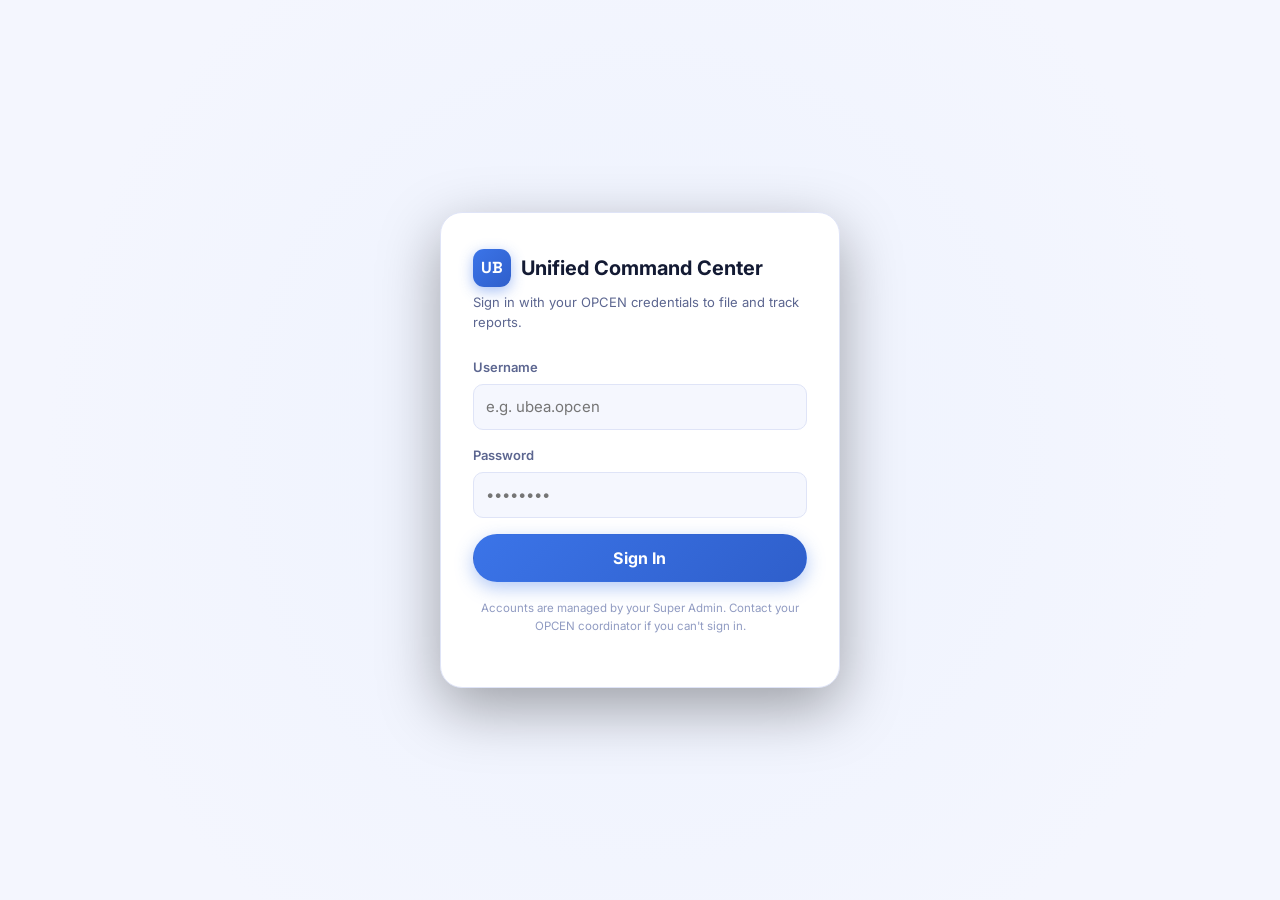
<file: index.html>
<!DOCTYPE html>
<html lang="en">
<head>
<meta charset="UTF-8" />
<meta name="viewport" content="width=device-width, initial-scale=1.0" />
<title>Sign In — Unified Command Center</title>
<link href="https://cdn.jsdelivr.net/npm/bootstrap@5.3.3/dist/css/bootstrap.min.css" rel="stylesheet">
<link rel="stylesheet" href="css/style.css" />
</head>
<body>
  <div class="radar-bg" aria-hidden="true"></div>
  <div class="login-wrap">
    <div class="login-card">
      <div class="login-brand">
        <div class="brand-mark">UB</div>
        <div>
          <p class="login-title" style="margin:0;">Unified Command Center</p>
        </div>
      </div>
      <p class="login-sub">Sign in with your OPCEN credentials to file and track reports.</p>

      <div class="login-error hidden" id="loginError"></div>

      <form id="loginForm" autocomplete="off">
        <div class="field">
          <label for="username">Username</label>
          <input type="text" id="username" name="username" required placeholder="e.g. ubea.opcen" />
        </div>
        <div class="field">
          <label for="password">Password</label>
          <input type="password" id="password" name="password" required placeholder="••••••••" />
        </div>
        <button type="submit" class="btn btn-primary">Sign In</button>
      </form>

      <p class="text-faint" style="font-size:11.5px;margin-top:18px;text-align:center;">
        Accounts are managed by your Super Admin. Contact your OPCEN coordinator if you can't sign in.
      </p>
    </div>
  </div>

  <script src="https://cdn.jsdelivr.net/npm/bootstrap@5.3.3/dist/js/bootstrap.bundle.min.js"></script>
  <script src="js/config.js"></script>
  <script src="js/api.js"></script>
  <script src="js/auth.js"></script>
  <script src="js/theme.js"></script>
</body>
</html>
</file>
<file: css/style.css>
/* ============================================================
   UBCC — Unified Command Center
   Design language: operations-console / dispatch-board.
   Display+UI face: Space Grotesk. Body: Inter. Data/codes: JetBrains Mono.
   ============================================================ */

@import url('https://fonts.googleapis.com/css2?family=Space+Grotesk:wght@500;600;700&family=Inter:wght@400;500;600;700&family=JetBrains+Mono:wght@500;600&display=swap');

:root{
  --bg-deep:#12182B;
  --bg-panel:#18213A;
  --bg-panel-raised:#1F2A47;
  --bg-input:#141C33;
  --border:#2A3556;
  --border-soft:#212B49;
  --text-primary:#EEF2FC;
  --text-muted:#9FADD1;
  --text-faint:#6B78A0;
  --accent:#4C8DFF;
  --accent-strong:#3B74E8;
  --accent-dim:#1B2C52;
  --accent-contrast:#FFFFFF;
  --accent2:#FF8B6A;
  --accent2-dim:#3A2418;
  --red:#FF5C72; --red-dim:#3D1A26;
  --yellow:#FFCB57; --yellow-dim:#3D3011;
  --blue:#6FB3FF; --blue-dim:#182D4E;
  --green:#3FE0A0; --green-dim:#0F2E24;
  --orange:#FFA057; --orange-dim:#3D2712;
  --radius-sm:10px; --radius-md:16px; --radius-lg:22px; --radius-xl:28px;
  --shadow:0 10px 30px rgba(6,10,25,.4);
  --spring:cubic-bezier(.34,1.56,.64,1);
  --font-display:'Space Grotesk',sans-serif;
  --font-body:'Inter',sans-serif;
  --font-mono:'JetBrains Mono',monospace;
}

/* Bridge our own theme variables into Bootstrap's own CSS variables.
   Bootstrap 5.3's utility classes (.text-muted, .border, table colors,
   modal/close-button chrome, etc.) read from --bs-* variables and several
   of them (like .text-muted) are declared with !important, which silently
   wins over our own non-!important rules further down this file — that
   was the cause of dark, barely-visible "black" text in dark mode. Setting
   the --bs-* variables directly means every Bootstrap component picks up
   our palette automatically, in both themes, with nothing left to fight. */
:root{
  --bs-body-color:var(--text-primary);
  --bs-body-bg:var(--bg-deep);
  --bs-secondary-color:var(--text-muted);
  --bs-tertiary-color:var(--text-faint);
  --bs-border-color:var(--border);
  --bs-border-color-translucent:var(--border);
  --bs-tertiary-bg:var(--bg-panel-raised);
  --bs-secondary-bg:var(--bg-input);
  --bs-emphasis-color:var(--text-primary);
  --bs-link-color:var(--accent);
  --bs-link-hover-color:var(--accent-strong);
  --bs-heading-color:var(--text-primary);
}
.text-muted{color:var(--text-muted) !important;}

[data-theme="light"]{
  --bg-deep:#F4F6FE;
  --bg-panel:#FFFFFF;
  --bg-panel-raised:#FFFFFF;
  --bg-input:#F5F7FE;
  --border:#DFE4F7;
  --border-soft:#ECEFFB;
  --text-primary:#131A33;
  --text-muted:#5C6690;
  --text-faint:#909BC2;
  --accent:#3B74E8;
  --accent-strong:#2F5FCB;
  --accent-dim:#E9F0FF;
  --accent-contrast:#FFFFFF;
  --accent2:#FF7A52;
  --accent2-dim:#FFEEE6;
  --red:#E63955; --red-dim:#FDEAEE;
  --yellow:#D98E00; --yellow-dim:#FFF3DA;
  --blue:#2E6EE0; --blue-dim:#E9F1FF;
  --green:#12A876; --green-dim:#E3FAF1;
  --orange:#E07A2C; --orange-dim:#FFF0E2;
  --shadow:0 12px 30px rgba(30,40,80,.1);
}

*{box-sizing:border-box;}
html,body{margin:0;padding:0;}
body{
  background:
    radial-gradient(1200px 600px at 90% -10%, color-mix(in srgb, var(--accent) 10%, transparent), transparent 60%),
    radial-gradient(900px 500px at -10% 110%, color-mix(in srgb, var(--accent2) 8%, transparent), transparent 60%),
    var(--bg-deep);
  background-attachment:fixed;
  color:var(--text-primary);
  font-family:var(--font-body);
  min-height:100vh;
  transition:background .25s ease,color .25s ease;
  -webkit-font-smoothing:antialiased;
}
h1,h2,h3,h4,.font-display{font-family:var(--font-display);letter-spacing:-.01em;}
.mono{font-family:var(--font-mono);}
a{color:inherit;text-decoration:none;}
button{font-family:var(--font-body);cursor:pointer;}
input,select,textarea,button{font-size:15px;}
::selection{background:var(--accent);color:var(--accent-contrast);}
.card,.sidebar,.topbar,.bottom-tabs,.login-card,.icon-btn,.field input,.field select,.field textarea,
.form-control,.form-select,.township-card,.icon-choice{
  transition:background .2s ease, border-color .2s ease, color .2s ease, box-shadow .25s var(--spring), transform .2s var(--spring);
}

/* ---------- Bootstrap component theming ----------
   Bootstrap handles the grid/layout; these overrides make its form
   controls, buttons, tables, and modals pick up our dark/light palette
   instead of Bootstrap's own default (light-only) styling. */
.form-control,.form-select{
  background:var(--bg-input);border:1px solid var(--border);color:var(--text-primary);
  border-radius:var(--radius-sm);
}
.form-control:focus,.form-select:focus{
  background:var(--bg-input);color:var(--text-primary);border-color:var(--accent);
  box-shadow:0 0 0 .2rem color-mix(in srgb, var(--accent) 25%, transparent);
}
.form-control::placeholder{color:var(--text-faint);}
.form-control:disabled,.form-select:disabled{opacity:.6;}
.readonly-field{
  background:var(--bg-panel-raised) !important;border-style:dashed !important;
  color:var(--text-muted) !important;cursor:not-allowed;opacity:1 !important;
}
.form-label{color:var(--text-muted);}
.table-responsive{width:100%;}
.btn-primary{background:var(--accent);border-color:var(--accent);color:var(--accent-contrast);}
.btn-primary:hover,.btn-primary:focus{background:var(--accent-strong);border-color:var(--accent-strong);color:var(--accent-contrast);}
.btn-outline-secondary{border-color:var(--border);color:var(--text-primary);}
.btn-outline-secondary:hover{border-color:var(--accent);color:var(--accent);background:var(--accent-dim);}

/* ---------- scaffolding ---------- */
.hidden{display:none !important;}
.container{max-width:1180px;margin:0 auto;padding:0 20px;}
.text-muted{color:var(--text-muted);}
.text-faint{color:var(--text-faint);}

/* radar-ping background texture used on the login screen */
.radar-bg{
  position:fixed;inset:0;z-index:-1;overflow:hidden;background:var(--bg-deep);
}
.radar-bg::before{
  content:"";position:absolute;top:50%;left:50%;width:1400px;height:1400px;
  transform:translate(-50%,-50%);
  background:radial-gradient(circle,var(--accent-dim) 0%,transparent 60%);
  opacity:.6;
}
.radar-ring{
  position:absolute;top:50%;left:50%;border:1px solid var(--border);
  border-radius:50%;transform:translate(-50%,-50%);
}

/* ---------- login ---------- */
.login-wrap{
  min-height:100vh;display:flex;align-items:center;justify-content:center;padding:24px;
  animation:fadeUp .4s ease;
}
.login-card{
  width:100%;max-width:400px;background:var(--bg-panel);border:1px solid var(--border);
  border-radius:var(--radius-lg);padding:36px 32px;box-shadow:0 20px 60px rgba(0,0,0,.35);
}
.login-brand{display:flex;align-items:center;gap:10px;margin-bottom:6px;}
.brand-mark{
  width:38px;height:38px;border-radius:11px;background:linear-gradient(135deg,var(--accent),var(--accent-strong));
  display:flex;align-items:center;justify-content:center;color:var(--accent-contrast);
  font-family:var(--font-display);font-weight:700;flex:none;
  box-shadow:0 4px 14px color-mix(in srgb, var(--accent) 45%, transparent);
}
.login-title{font-size:20px;font-weight:700;margin:0;}
.login-sub{color:var(--text-muted);font-size:13px;margin:2px 0 26px;}
.field{margin-bottom:16px;}
.field label{display:block;font-size:13px;font-weight:600;color:var(--text-muted);margin-bottom:6px;}
.field input,.field select,.field textarea{
  width:100%;background:var(--bg-input);border:1px solid var(--border);color:var(--text-primary);
  border-radius:var(--radius-sm);padding:11px 12px;outline:none;transition:border-color .15s;
}
.field input:focus,.field select:focus,.field textarea:focus{border-color:var(--accent);}
.field textarea{resize:vertical;min-height:80px;font-family:var(--font-body);}
.btn{
  border:1px solid transparent;border-radius:999px;padding:11px 20px;font-weight:700;
  display:inline-flex;align-items:center;justify-content:center;gap:8px;letter-spacing:.01em;
  transition:transform .18s var(--spring), box-shadow .2s ease, filter .15s ease, border-color .15s ease, background .15s ease, color .15s ease;
}
.btn-primary{
  background:linear-gradient(135deg,var(--accent),var(--accent-strong));
  color:var(--accent-contrast);width:100%;box-shadow:0 6px 18px color-mix(in srgb, var(--accent) 38%, transparent);
}
.btn-primary:hover{filter:brightness(1.07);transform:translateY(-2px) scale(1.01);box-shadow:0 10px 22px color-mix(in srgb, var(--accent) 48%, transparent);}
.btn-primary:active{transform:translateY(0) scale(.98);}
.btn-ghost{background:transparent;border-color:var(--border);color:var(--text-primary);}
.btn-ghost:hover{border-color:var(--accent);color:var(--accent);background:var(--accent-dim);transform:translateY(-2px);}
.btn-ghost:active{transform:translateY(0) scale(.97);}
.btn-danger{background:var(--red-dim);color:var(--red);border-color:transparent;}
.login-error{
  background:var(--red-dim);color:var(--red);font-size:13px;padding:10px 12px;border-radius:var(--radius-sm);
  margin-bottom:16px;
}

/* ---------- app shell ---------- */
.app-shell{display:flex;min-height:100vh;}
.sidebar{
  width:246px;flex:none;background:var(--bg-panel);border-right:1px solid var(--border);
  display:flex;flex-direction:column;padding:20px 14px;position:sticky;top:0;height:100vh;
  position:relative;overflow:hidden;
}
/* faint circuit-board grid texture + a slow vertical "scan" glow — the
   ops-console / technology feel, kept subtle so it never fights legibility */
.sidebar::before{
  content:"";position:absolute;inset:0;pointer-events:none;z-index:0;
  background-image:
    linear-gradient(color-mix(in srgb, var(--accent) 6%, transparent) 1px, transparent 1px),
    linear-gradient(90deg, color-mix(in srgb, var(--accent) 6%, transparent) 1px, transparent 1px);
  background-size:26px 26px;
  -webkit-mask-image:linear-gradient(180deg, black, transparent 85%);
  mask-image:linear-gradient(180deg, black, transparent 85%);
}
.sidebar::after{
  content:"";position:absolute;left:0;right:0;height:120px;pointer-events:none;z-index:0;
  background:linear-gradient(180deg, transparent, color-mix(in srgb, var(--accent) 10%, transparent), transparent);
  animation:sidebarScan 7s linear infinite;
}
@keyframes sidebarScan{0%{top:-120px;}100%{top:100%;}}
.sidebar > *{position:relative;z-index:1;}
.sidebar .login-brand{padding:0 6px;margin-bottom:26px;}

.nav-item{
  display:flex;align-items:center;gap:11px;padding:10px 12px;border-radius:var(--radius-sm);
  color:var(--text-muted);font-weight:600;font-size:14px;margin-bottom:4px;
  position:relative;border:1px solid transparent;
  transition:background .18s ease, color .18s ease, transform .15s var(--spring), border-color .18s ease, box-shadow .2s ease;
}
/* left accent bar + icon "chip" replaces any underline styling entirely —
   hovering/active lights the whole row up instead */
.nav-item::before{
  content:"";position:absolute;left:-14px;top:50%;transform:translateY(-50%);width:3px;height:0;
  border-radius:0 3px 3px 0;background:var(--accent);transition:height .18s ease;
}
.nav-item .ic{
  width:26px;height:26px;flex:none;display:flex;align-items:center;justify-content:center;
  border-radius:8px;background:var(--bg-input);font-size:14px;
  transition:background .18s ease, box-shadow .2s ease, transform .18s var(--spring);
}
.nav-item.active{
  background:var(--accent-dim);color:var(--accent);border-color:color-mix(in srgb, var(--accent) 30%, transparent);
}
.nav-item.active::before{height:60%;}
.nav-item.active .ic{background:var(--accent);color:var(--accent-contrast);box-shadow:0 0 14px color-mix(in srgb, var(--accent) 55%, transparent);}
.nav-item:hover:not(.active){
  background:var(--border-soft);color:var(--text-primary);transform:translateX(3px);
  box-shadow:0 0 0 1px var(--border);
}
.nav-item:hover:not(.active) .ic{background:var(--bg-panel-raised);transform:scale(1.08);}

.sidebar-foot{margin-top:auto;border-top:1px solid var(--border);padding-top:14px;}
.user-chip{display:flex;align-items:center;gap:10px;padding:6px;}
.user-avatar{
  width:34px;height:34px;border-radius:50%;
  background:linear-gradient(135deg,var(--accent),var(--accent-strong));color:var(--accent-contrast);
  display:flex;align-items:center;justify-content:center;font-weight:700;font-size:13px;flex:none;
  box-shadow:0 0 0 3px color-mix(in srgb, var(--accent) 18%, transparent);
}
.user-name{font-size:13px;font-weight:600;line-height:1.2;}
.user-role{font-size:11px;color:var(--text-faint);}
.sidebar-status{
  display:flex;align-items:center;gap:7px;margin-top:12px;padding:8px 10px;
  border:1px solid var(--border);border-radius:var(--radius-sm);background:var(--bg-input);
  font-family:var(--font-mono);font-size:10.5px;color:var(--text-faint);letter-spacing:.04em;
}
.sidebar-status .status-dot{
  width:7px;height:7px;border-radius:50%;background:var(--green);flex:none;
  box-shadow:0 0 8px color-mix(in srgb, var(--green) 70%, transparent);
  animation:statusPulse 2s ease-in-out infinite;
}
@keyframes statusPulse{0%,100%{opacity:1;}50%{opacity:.4;}}

.main{flex:1;min-width:0;}
.topbar{
  display:flex;align-items:center;justify-content:space-between;padding:16px 24px;
  border-bottom:1px solid var(--border);background:color-mix(in srgb, var(--bg-panel) 92%, transparent);
  backdrop-filter:blur(10px);-webkit-backdrop-filter:blur(10px);position:sticky;top:0;z-index:10;
}
.topbar h1{font-size:18px;margin:0;font-weight:700;}
.topbar-right{display:flex;align-items:center;gap:10px;}
.icon-btn{
  width:38px;height:38px;border-radius:var(--radius-sm);border:1px solid var(--border);
  background:var(--bg-input);display:flex;align-items:center;justify-content:center;color:var(--text-muted);
  transition:color .15s ease, border-color .15s ease, transform .15s ease, box-shadow .2s ease;
}
.icon-btn:hover{color:var(--accent);border-color:var(--accent);transform:translateY(-1px) rotate(8deg);
  box-shadow:0 0 12px color-mix(in srgb, var(--accent) 35%, transparent);}
/* Fills the available width instead of hugging the left edge with a hard
   1100px cap and no auto-centering — that combination was leaving a large
   dead strip down the right side of every page on anything wider than
   ~1150px. Fluid up to a generous cap, and centered once a screen is wide
   enough to hit that cap. */
.page{padding:24px 28px;max-width:1600px;margin:0 auto;width:100%;}

/* mobile bottom tabs */
.bottom-tabs{display:none;}

/* ---------- cards / stats ---------- */
.grid{display:grid;gap:16px;}
.grid-4{grid-template-columns:repeat(4,1fr);}
.grid-3{grid-template-columns:repeat(3,1fr);}
.grid-2{grid-template-columns:repeat(2,1fr);}
.card{
  background:var(--bg-panel);border:1px solid var(--border);border-radius:var(--radius-md);padding:18px;
  transition:border-color .18s ease, box-shadow .18s ease, transform .18s ease;
}
.card:hover{border-color:var(--border-soft);box-shadow:0 4px 18px rgba(0,0,0,.08);}
.stat-card{position:relative;overflow:hidden;}
.stat-card::before{
  content:"";position:absolute;top:0;left:0;right:0;height:3px;
  background:linear-gradient(90deg,var(--accent),var(--accent-strong));opacity:.85;
}
.stat-card.stat-red::before{background:linear-gradient(90deg,var(--red),#ff8a93);}
.stat-card.stat-yellow::before{background:linear-gradient(90deg,var(--yellow),#ffdf9b);}
.stat-card.stat-green::before{background:linear-gradient(90deg,var(--green),#7fe7b3);}
.stat-card:hover{transform:translateY(-2px);}
.stat-card .stat-label{font-size:11.5px;color:var(--text-muted);text-transform:uppercase;letter-spacing:.07em;font-weight:600;}
.stat-card .stat-value{font-family:var(--font-display);font-size:32px;font-weight:700;margin-top:6px;letter-spacing:-.02em;}
.stat-card.stat-red .stat-value{color:var(--red);}
.stat-card.stat-yellow .stat-value{color:var(--yellow);}
.stat-card.stat-green .stat-value{color:var(--green);}

/* ---------- status pulse (signature element) ---------- */
.status{display:inline-flex;align-items:center;gap:7px;font-size:12px;font-weight:600;}
.status .dot{width:9px;height:9px;border-radius:50%;position:relative;flex:none;}
.status.ongoing{color:var(--red);}
.status.ongoing .dot{background:var(--red);}
.status.ongoing .dot::after{
  content:"";position:absolute;inset:-5px;border-radius:50%;border:1.5px solid var(--red);
  animation:ping 1.6s cubic-bezier(0,0,.2,1) infinite;
}
.status.resolved{color:var(--green);}
.status.resolved .dot{background:var(--green);}
@keyframes ping{0%{transform:scale(.6);opacity:1;}75%,100%{transform:scale(1.7);opacity:0;}}

/* incident code chip */
.code-chip{
  font-family:var(--font-mono);font-size:12px;font-weight:600;background:var(--accent-dim);
  border:1px solid color-mix(in srgb, var(--accent) 35%, var(--border));color:var(--accent);
  padding:4px 10px;border-radius:6px;letter-spacing:.02em;
}

/* ---------- report list ---------- */
.toolbar{display:flex;flex-wrap:wrap;gap:10px;align-items:center;margin-bottom:16px;}
.toolbar select,.toolbar input{
  background:var(--bg-input);border:1px solid var(--border);color:var(--text-primary);
  border-radius:var(--radius-sm);padding:9px 10px;transition:border-color .15s ease;
}
.toolbar select:focus,.toolbar input:focus{outline:none;border-color:var(--accent);}
.toolbar .spacer{flex:1;}
table.report-table{width:100%;border-collapse:collapse;font-size:13.5px;}
.report-table thead th{
  text-align:left;color:var(--text-muted);font-size:10.5px;text-transform:uppercase;letter-spacing:.08em;
  padding:12px;border-bottom:1px solid var(--border);font-weight:700;font-family:var(--font-mono);
}
.report-table tbody td{padding:13px 12px;border-bottom:1px solid var(--border-soft);}
.report-table tbody tr{transition:background .12s ease;}
.report-table tbody tr:hover{background:var(--border-soft);}
.row-actions{display:flex;gap:6px;}
.row-actions button{
  border:1px solid var(--border);background:var(--bg-input);color:var(--text-muted);
  border-radius:7px;width:31px;height:31px;display:flex;align-items:center;justify-content:center;
  transition:color .15s ease, border-color .15s ease, transform .12s ease, box-shadow .2s ease;
}
.row-actions button:hover{color:var(--accent);border-color:var(--accent);transform:translateY(-1px);
  box-shadow:0 0 10px color-mix(in srgb, var(--accent) 30%, transparent);}
.pill{padding:4px 10px;border-radius:999px;font-size:11px;font-weight:700;letter-spacing:.02em;}
.pill-blue{background:var(--blue-dim);color:var(--blue);}
.pill-yellow{background:var(--yellow-dim);color:var(--yellow);}
.pill-red{background:var(--red-dim);color:var(--red);}
.pill-orange{background:var(--orange-dim);color:var(--orange);}

/* ---------- forms ---------- */
.form-card{max-width:820px;margin:0 auto;}
.form-section-title{
  font-family:var(--font-display);font-size:15px;font-weight:700;margin:22px 0 12px;
  display:flex;align-items:center;gap:8px;
}
.form-section-title:first-child{margin-top:0;}
.required-mark{color:var(--red);}
.is-invalid-field{animation:invalidPulse .5s ease;}
.is-invalid-field .form-control,.is-invalid-field .form-select,
.is-invalid-field .icon-choice-group,.is-invalid-field .township-carousel{
  border-radius:var(--radius-sm);box-shadow:0 0 0 3px color-mix(in srgb, var(--red) 25%, transparent);
}
.is-invalid-field .icon-choice-group,.is-invalid-field .township-carousel{border:1.5px solid var(--red);padding:6px;}
@keyframes invalidPulse{0%,100%{transform:translateX(0);}25%{transform:translateX(-4px);}75%{transform:translateX(4px);}}

/* icon-choice (alert level / weather) */
.icon-choice-group{display:flex;flex-wrap:wrap;gap:8px;}
.icon-choice{
  border:1.5px solid var(--border);background:var(--bg-input);border-radius:var(--radius-sm);
  padding:9px 14px;display:flex;align-items:center;gap:8px;font-weight:600;font-size:13.5px;color:var(--text-muted);
  transition:border-color .15s ease, color .15s ease, background .15s ease, transform .12s ease, box-shadow .15s ease;
}
.icon-choice .ic{font-size:16px;transition:transform .15s ease;}
.icon-choice:hover:not(:disabled){border-color:var(--accent);color:var(--accent);transform:translateY(-1px);}
.icon-choice:active:not(:disabled){transform:translateY(0) scale(.97);}
.icon-choice:disabled{opacity:.55;cursor:not-allowed;}
.icon-choice.selected{
  border-color:var(--accent);color:var(--accent);background:var(--accent-dim);
  box-shadow:0 0 0 3px color-mix(in srgb, var(--accent) 16%, transparent);
}
.icon-choice.selected .ic{transform:scale(1.15);}
.icon-choice.selected.alert-red{border-color:var(--red);color:var(--red);background:var(--red-dim);box-shadow:0 0 0 3px color-mix(in srgb, var(--red) 16%, transparent);}
.icon-choice.selected.alert-yellow{border-color:var(--yellow);color:var(--yellow);background:var(--yellow-dim);box-shadow:0 0 0 3px color-mix(in srgb, var(--yellow) 16%, transparent);}
.icon-choice.selected.alert-blue{border-color:var(--blue);color:var(--blue);background:var(--blue-dim);box-shadow:0 0 0 3px color-mix(in srgb, var(--blue) 16%, transparent);}

/* yes/no */
.yesno-group{display:flex;gap:8px;}
.yesno-group .icon-choice{flex:1;justify-content:center;}

/* township carousel — swipe left/right */
.township-carousel{
  display:flex;gap:12px;overflow-x:auto;padding:6px 2px 14px;scroll-snap-type:x mandatory;
  -webkit-overflow-scrolling:touch;
}
.township-carousel::-webkit-scrollbar{height:6px;}
.township-carousel::-webkit-scrollbar-thumb{background:var(--border);border-radius:4px;}
.township-card{
  scroll-snap-align:start;flex:none;width:132px;border:1.5px solid var(--border);border-radius:var(--radius-md);
  background:var(--bg-input);padding:14px 10px;text-align:center;cursor:pointer;
  transition:border-color .15s ease, background .15s ease, transform .15s ease, box-shadow .15s ease;
}
.township-card:hover{border-color:var(--accent);transform:translateY(-2px);}
.township-card.selected{
  border-color:var(--accent);background:var(--accent-dim);
  box-shadow:0 0 0 3px color-mix(in srgb, var(--accent) 16%, transparent);
}
.township-logo{
  width:46px;height:46px;border-radius:50%;margin:0 auto 8px;background:var(--bg-panel-raised);
  border:1px solid var(--border);display:flex;align-items:center;justify-content:center;
  font-family:var(--font-display);font-weight:700;font-size:13px;color:var(--accent);
  transition:border-color .15s ease, transform .15s ease;
}
.township-card.selected .township-logo{border-color:var(--accent);transform:scale(1.08);}
.township-name{font-size:11.5px;line-height:1.3;color:var(--text-primary);font-weight:600;}
.township-code{font-family:var(--font-mono);font-size:10px;color:var(--text-faint);margin-top:2px;}

/* form footer */
.form-footer{display:flex;justify-content:flex-end;gap:10px;margin-top:24px;padding-top:18px;border-top:1px solid var(--border);}

/* banner / toast */
.banner{
  display:flex;align-items:center;gap:10px;background:var(--yellow-dim);color:var(--yellow);
  border:1px solid var(--yellow);border-radius:var(--radius-sm);padding:12px 14px;font-size:13.5px;margin-bottom:18px;
}
.toast-wrap{position:fixed;bottom:20px;right:20px;z-index:999;display:flex;flex-direction:column;gap:8px;}
.toast{
  background:var(--bg-panel-raised);border:1px solid var(--border);border-left:3px solid var(--accent);
  padding:12px 16px;border-radius:var(--radius-sm);box-shadow:0 10px 30px rgba(0,0,0,.25);font-size:13.5px;min-width:240px;
  animation:slideIn .25s cubic-bezier(.16,1,.3,1);
}
.toast.error{border-left-color:var(--red);}
@keyframes slideIn{from{transform:translateX(12px);opacity:0;}to{transform:translateX(0);opacity:1;}}
@keyframes fadeUp{from{opacity:0;transform:translateY(6px);}to{opacity:1;transform:translateY(0);}}
.page{animation:fadeUp .3s ease;}

/* modal (report preview / pdf) — Bootstrap's .modal handles positioning;
   we theme its surface to match dark/light mode */
.modal-content{
  background:var(--bg-panel);border:1px solid var(--border);color:var(--text-primary);
  border-radius:var(--radius-lg);animation:modalPop .3s var(--spring);
}
@keyframes modalPop{from{transform:scale(.92);opacity:0;}to{transform:scale(1);opacity:1;}}
.modal-header,.modal-footer{border-color:var(--border);}
.btn-close{filter:var(--bs-btn-close-filter,none);}
[data-theme="dark"] .btn-close, :root:not([data-theme="light"]) .btn-close{filter:invert(1) grayscale(1) brightness(1.6);}
.celebrate-emoji{display:inline-block;animation:celebrate .6s var(--spring);}
@keyframes celebrate{
  0%{transform:scale(0) rotate(-20deg);}
  55%{transform:scale(1.35) rotate(8deg);}
  100%{transform:scale(1) rotate(0);}
}

/* printable report */
.print-sheet{background:#fff;color:#111;font-family:Arial,sans-serif;font-size:12.5px;border-radius:8px;overflow:hidden;padding:26px 28px 20px;}
.print-sheet .pr-letterhead{display:flex;justify-content:space-between;align-items:flex-start;padding-bottom:14px;border-bottom:1.5px solid #222;}
.print-sheet .pr-org{font-size:15px;font-weight:800;letter-spacing:.01em;color:#111;}
.print-sheet .pr-orgsub{font-size:10.5px;color:#555;margin-top:2px;}
.print-sheet .pr-lh-right{text-align:right;font-size:10px;color:#666;line-height:1.6;}
.print-sheet .pr-title{
  text-align:center;font-size:19px;font-weight:800;letter-spacing:.03em;text-transform:uppercase;
  color:#111;margin:22px 0 20px;
}
.print-sheet .pr-body{padding:0 2px;}
.print-sheet .pr-row{display:flex;border-bottom:1px solid #eee;padding:7px 0;}
.print-sheet .pr-label{width:160px;font-weight:700;color:#222;flex:none;}
.print-sheet .pr-value{flex:1;white-space:pre-wrap;color:#111;}
.print-sheet .pr-footer{margin-top:24px;border-top:1px dashed #bbb;padding-top:8px;}
.print-sheet .pr-footerrow{display:flex;justify-content:space-between;font-size:9.5px;color:#888;}
@media print{
  .print-sheet{border-radius:0;}
  /* Without this, window.print() prints the ENTIRE page behind the modal
     — sidebar, topbar, bottom tabs, the modal chrome itself — with only
     the actual report squeezed somewhere inside the modal's own
     position:fixed + vertically-centered + overflow:auto box, which
     print doesn't expand to fit. That's exactly the "content floating
     in the middle of a mostly-blank, clipped page" you'd see without
     this rule. Two things are needed together: hide everything except
     #printArea, AND strip the modal's fixed/centered/scrolling behavior
     back to normal flow so the report starts at the top of the page and
     can paginate across multiple pages like a normal document. */
  body *{visibility:hidden;}
  #printArea, #printArea *{visibility:visible;}
  .modal,.modal-dialog,.modal-content,.modal-body{
    position:static !important;display:block !important;height:auto !important;
    max-height:none !important;overflow:visible !important;transform:none !important;
    margin:0 !important;padding:0 !important;box-shadow:none !important;border:none !important;
  }
  #printArea{position:static;width:100%;margin:0;box-shadow:none;border-radius:0;}
  .modal-header,.modal-footer,.modal-backdrop,.bottom-tabs,.sidebar,.topbar{display:none !important;}
}

/* report-type tabs (Initial / Information) on the New Report page */
.report-type-tabs{display:flex;gap:8px;margin-bottom:20px;flex-wrap:wrap;}
.report-type-tab{
  border:1.5px solid var(--border);background:var(--bg-input);color:var(--text-muted);
  border-radius:var(--radius-sm);padding:11px 18px;font-weight:700;font-size:13.5px;
  display:flex;align-items:center;gap:8px;flex:1;justify-content:center;min-width:150px;
  transition:border-color .15s ease, color .15s ease, background .15s ease, transform .12s ease;
}
.report-type-tab:hover{border-color:var(--accent);color:var(--accent);transform:translateY(-1px);}
.report-type-tab.active{
  border-color:var(--accent);color:var(--accent-contrast);
  background:linear-gradient(135deg,var(--accent),var(--accent-strong));
  box-shadow:0 4px 14px color-mix(in srgb, var(--accent) 35%, transparent);
}

/* New Report chooser — two big, friendly choice cards */
#reportChooser{animation:fadeUp .35s ease;}
.chooser-card{
  cursor:pointer;border-radius:var(--radius-xl);padding:32px 26px;height:100%;position:relative;overflow:hidden;
  border:1.5px solid var(--border);background:var(--bg-panel);
  transition:transform .25s var(--spring), box-shadow .25s ease, border-color .2s ease;
}
.chooser-card:hover{transform:translateY(-6px) scale(1.015);box-shadow:0 16px 40px rgba(0,0,0,.18);}
.chooser-card:active{transform:translateY(-2px) scale(.995);}
.chooser-card::before{
  content:"";position:absolute;top:-40%;right:-20%;width:220px;height:220px;border-radius:50%;
  opacity:.16;filter:blur(2px);transition:opacity .25s ease;
}
.chooser-card:hover::before{opacity:.28;}
.chooser-blue{border-color:color-mix(in srgb, var(--accent) 30%, var(--border));}
.chooser-blue::before{background:var(--accent);}
.chooser-orange{border-color:color-mix(in srgb, var(--accent2) 30%, var(--border));}
.chooser-orange::before{background:var(--accent2);}
.chooser-icon{
  width:60px;height:60px;border-radius:20px;display:flex;align-items:center;justify-content:center;
  font-size:28px;margin-bottom:18px;transition:transform .25s var(--spring);
}
.chooser-card:hover .chooser-icon{transform:scale(1.1) rotate(-6deg);}
.chooser-blue .chooser-icon{background:var(--accent-dim);}
.chooser-orange .chooser-icon{background:var(--accent2-dim);}
.chooser-title{font-family:var(--font-display);font-size:21px;font-weight:700;margin-bottom:8px;}
.chooser-sub{color:var(--text-muted);font-size:13.5px;line-height:1.5;margin-bottom:18px;}
.chooser-cta{font-weight:700;font-size:13.5px;}
.chooser-blue .chooser-cta{color:var(--accent);}
.chooser-orange .chooser-cta{color:var(--accent2);}

#formCardWrap.flash-in{animation:flashIn .3s var(--spring);}
@keyframes flashIn{from{opacity:0;transform:scale(.97) translateY(8px);}to{opacity:1;transform:scale(1) translateY(0);}}

@media (max-width:420px){
  .icon-choice{padding:8px 11px;font-size:12.5px;}
  .township-card{width:112px;}
  .login-card{padding:28px 20px;}
}

@media (max-width:900px){
  .form-grid{grid-template-columns:1fr;}
  .grid-4{grid-template-columns:repeat(2,1fr);}
  .grid-3{grid-template-columns:repeat(2,1fr);}
}
@media (max-width:760px){
  .sidebar{display:none;}
  .app-shell{padding-bottom:68px;}
  .bottom-tabs{
    display:flex;position:fixed;bottom:0;left:0;right:0;
    background:color-mix(in srgb, var(--bg-panel) 94%, transparent);
    backdrop-filter:blur(12px);-webkit-backdrop-filter:blur(12px);
    border-top:1px solid var(--border);z-index:50;padding:6px 4px;
    box-shadow:0 -6px 20px rgba(0,0,0,.12);
  }
  .bottom-tabs .nav-item{
    flex:1;flex-direction:column;gap:3px;text-align:center;border-radius:10px;font-size:10.5px;
    padding:8px 4px;margin:0 2px;
  }
  /* the left accent bar reads oddly in a column layout — bottom tabs
     "light up" purely through background + icon glow instead */
  .bottom-tabs .nav-item::before{display:none;}
  .bottom-tabs .nav-item .ic{width:24px;height:24px;font-size:15px;margin:0 auto;}
  .bottom-tabs .nav-item.active{background:var(--accent-dim);}
  .bottom-tabs .nav-item:hover:not(.active){transform:none;}
  .page{padding:16px;}
  .grid-4,.grid-3,.grid-2{grid-template-columns:1fr 1fr;}
  table.report-table{display:block;overflow-x:auto;white-space:nowrap;}
}
</file>
